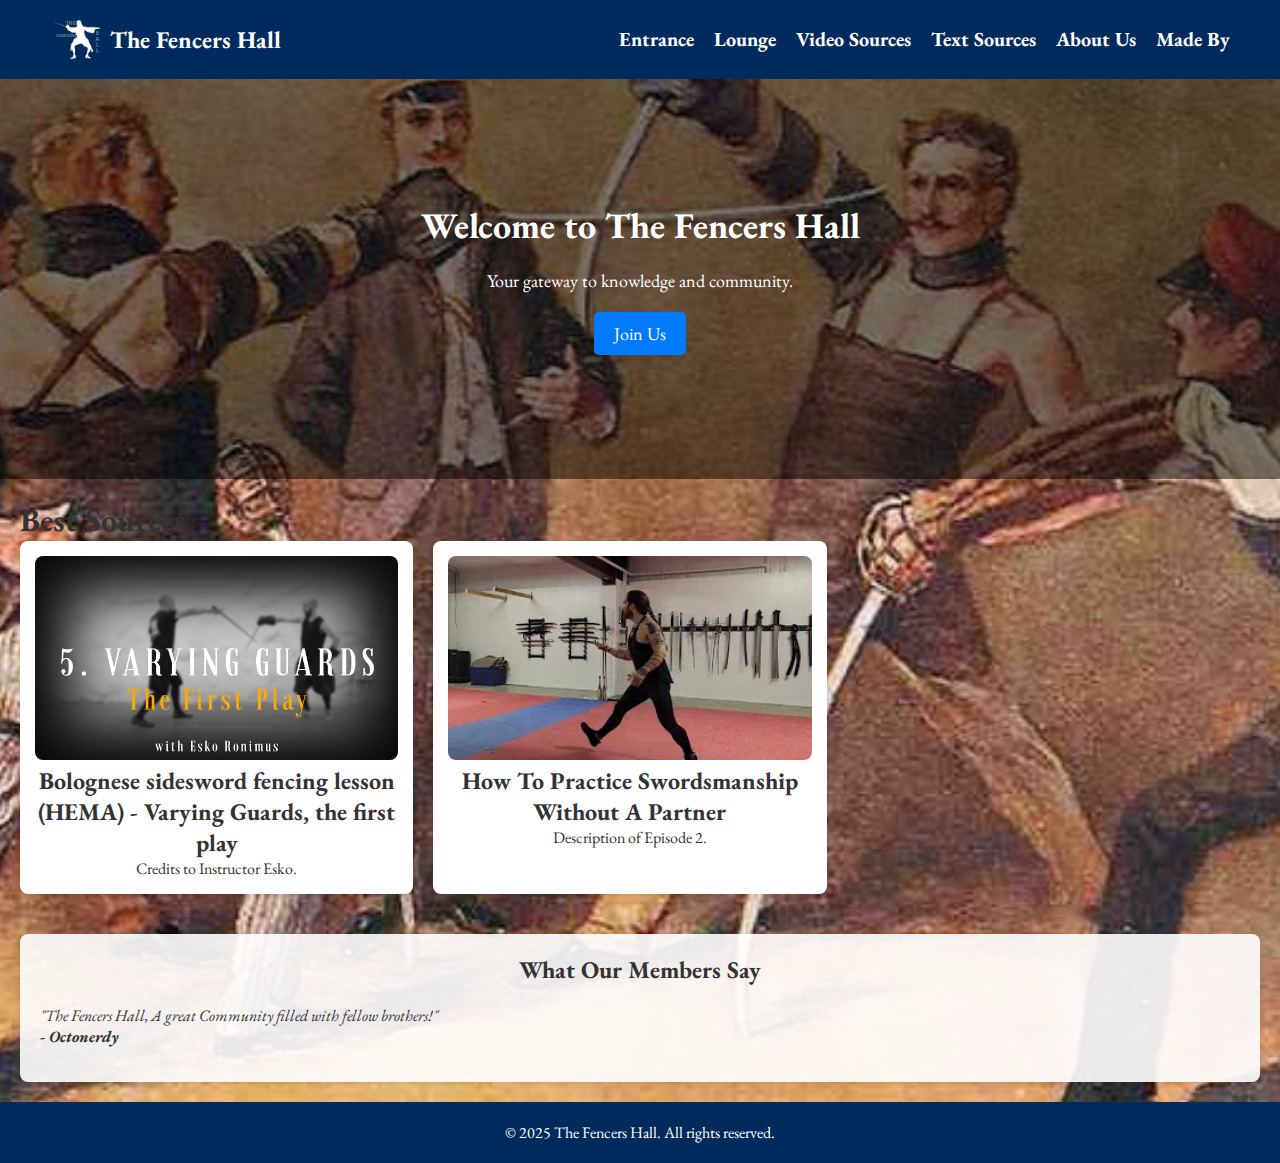
<file: index.html>
<!DOCTYPE html>
<html lang="en">
<head>
    <meta charset="UTF-8">
    <meta name="viewport" content="width=device-width, initial-scale=1.0">
    <title>TheFencingHall - Home</title>
    <link href="https://fonts.googleapis.com/css2?family=EB+Garamond&display=swap" rel="stylesheet">
    <link rel="stylesheet" href="main.css">
</head>
<body style="background-image: url('images/backround.jpg');">
    <nav class="navbar">
        <div class="logo-container">
            <img src="images/logo.png" class="logo" alt="Logo">
            <h1 class="site-name">The Fencers Hall</h1>
        </div>
        <div class="toggle-button" id="toggle-button">
            &#9776; 
        </div>
        <div class="nav-links" id="nav-links">
            <a href="index.html">Entrance</a>
            <a href="Lounge.html">Lounge</a>
            <a href="Video.html">Video Sources</a> 
            <a href="Text.html">Text Sources</a>
            <a href="aboutus.html">About Us</a>
            <a href="aboutme.html">Made By</a>
    </nav>

    <div class="hero">
        <div class="hero-content">
            <h1>Welcome to The Fencers Hall</h1>
            <p>Your gateway to knowledge and community.</p>
            <a href="https://discord.gg/N4WVWSqfEj" target="_blank" class="join-button">Join Us</a>
        </div>
    </div>

    <div class="container">
        <h1>Best Sources</h1>
        <div class="episode-list">
            <div class="episode">
                <a href="https://www.youtube.com/watch?v=OwfceheUFUY" target="_blank">
                <img src="images/vid2.jpg" class="episode-image" alt="Episode 1"></a>
                <h2>Bolognese sidesword fencing lesson (HEMA) - Varying Guards, the first play</h2>
                <p>Credits to Instructor Esko.</p>
            </div>
            <div class="episode">
                <a href="https://www.youtube.com/watch?v=hz5LXJ_ZAS0" target="_blank">
                <img src="images/vid1.webp" class="episode-image" alt="Episode 2"></a>
                <h2>How To Practice Swordsmanship Without A Partner</h2>
                <p>Description of Episode 2.</p>
            </div>
        </div>

        <div class="testimonials">
            <h2>What Our Members Say</h2>
            <div class="testimonial">
                <p>"The Fencers Hall, A great Community filled with fellow brothers!"</p>
                <p><strong>- Octonerdy</strong></p>
            </div>
        </div>
    </div>

    <footer>
        <p>&copy; 2025 The Fencers Hall. All rights reserved.</p>
    </footer>

    <script src="nav.java"></script> 

</body>

</html>
</file>
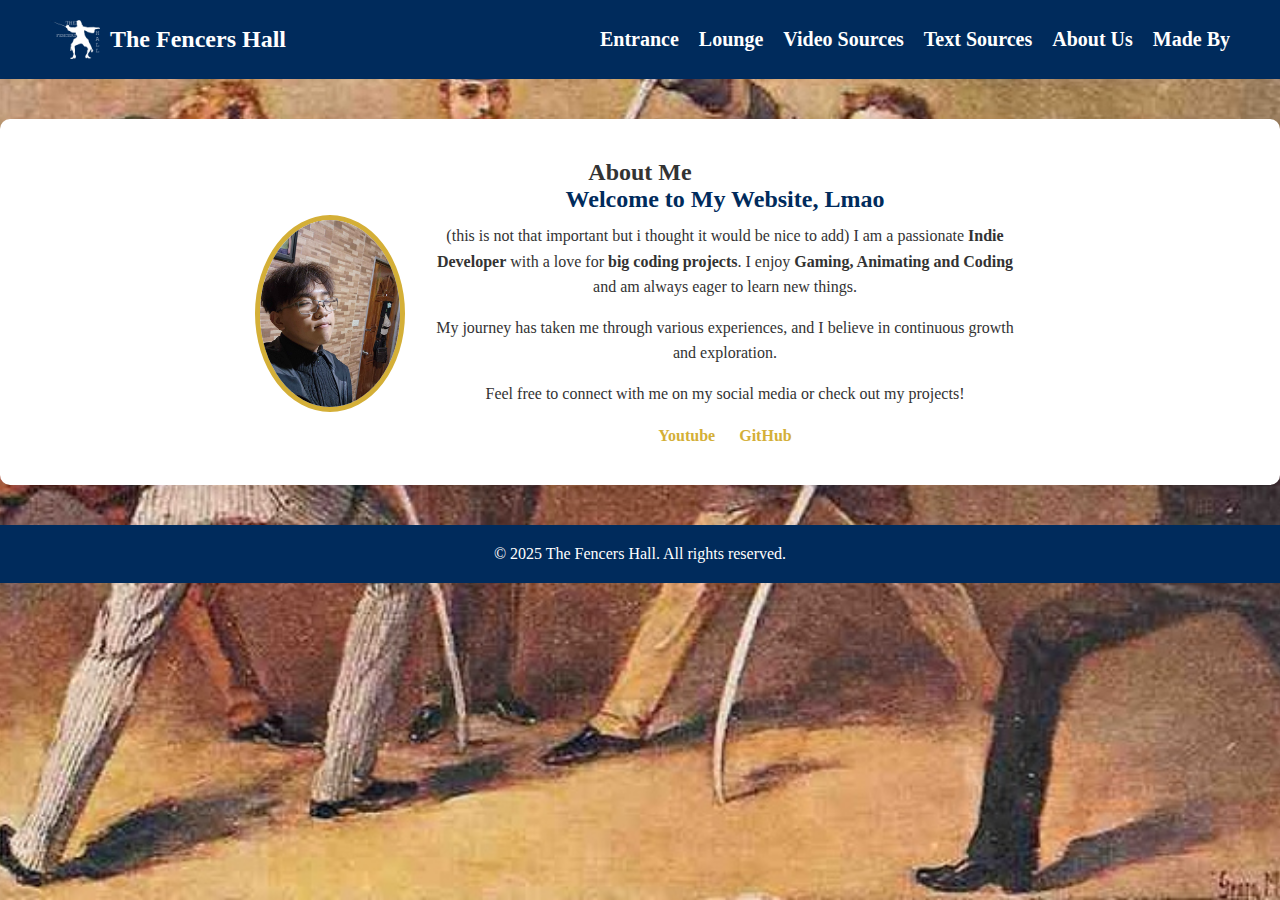
<file: aboutme.html>
<!DOCTYPE html>
<html lang="en">
<head>
    <meta charset="UTF-8">
    <meta name="viewport" content="width=device-width, initial-scale=1.0">
    <title>Vinlandapedia - Home</title>
    <link href="https://fonts.googleapis.com/css2?family=EB+Garamond&display=swap" re l="stylesheet">
    <link rel="stylesheet" href="main.css">
</head>
<body style="background-image: url('images/backround.jpg');">
    <nav class="navbar">
        <div class="logo-container">
            <img src="images/logo.png" class="logo" alt="Logo">
            <h1 class="site-name">The Fencers Hall</h1>
        </div>
        <div class="toggle-button" id="toggle-button">
            &#9776; 
        </div>
        <div class="nav-links" id="nav-links">
            <a href="index.html">Entrance</a>
            <a href="Lounge.html">Lounge</a>
            <a href="Video.html">Video Sources</a> 
            <a href="Text.html">Text Sources</a>
            <a href="aboutus.html">About Us</a>
            <a href="aboutme.html">Made By</a>
        </div>
    </nav>

    <div id="myModal" class="modal">
        <div class="modal-content">
            <span class="close-button">&times;</span>
            <h2>More About Me</h2>
            <p>
                Well, I dont do much lol, Join my latest project The Ahikaga domain!
            </p>
        </div>
    </div>
    
    <div class="about-me-section">
        <h2>About Me</h2>
        <div class="about-content">
            <div class="photo-container" id="photo-container">
                <img src="images/picabout.jpg" alt="My Photo" class="profile-photo">
                <div class="overlay">
                    <div class="overlay-text">Website Creator, Hello!</div>
                </div>
            </div>
            
            <div class="about-text">
                <h3>Welcome to My Website, Lmao</h3>
                <p>
                    (this is not that important but i thought it would be nice to add)
                    I am a passionate <strong>Indie Developer</strong> with a love for <strong>big coding projects</strong>. 
                    I enjoy <strong>Gaming, Animating and Coding</strong> and am always eager to learn new things.
                </p>
                <p>
                    My journey has taken me through various experiences, and I believe in continuous growth and exploration.
                </p>
                <p>
                    Feel free to connect with me on my social media or check out my projects!
                </p>
                <div class="social-links">
                    <a href="https://www.youtube.com/@KazekamiHomurao" target="_blank">Youtube</a>
                    <a href="https://github.com/BlancoDy" target="_blank">GitHub</a>
                </div>
            </div>
        </div>
    </div>
    
    <script src="about me.js"></script> <!-- Link to your JavaScript file -->

    <footer>
        <p>&copy; 2025 The Fencers Hall. All rights reserved.</p>
    </footer>

    <script src="nav.java"></script> 

</body>

</html>
</file>
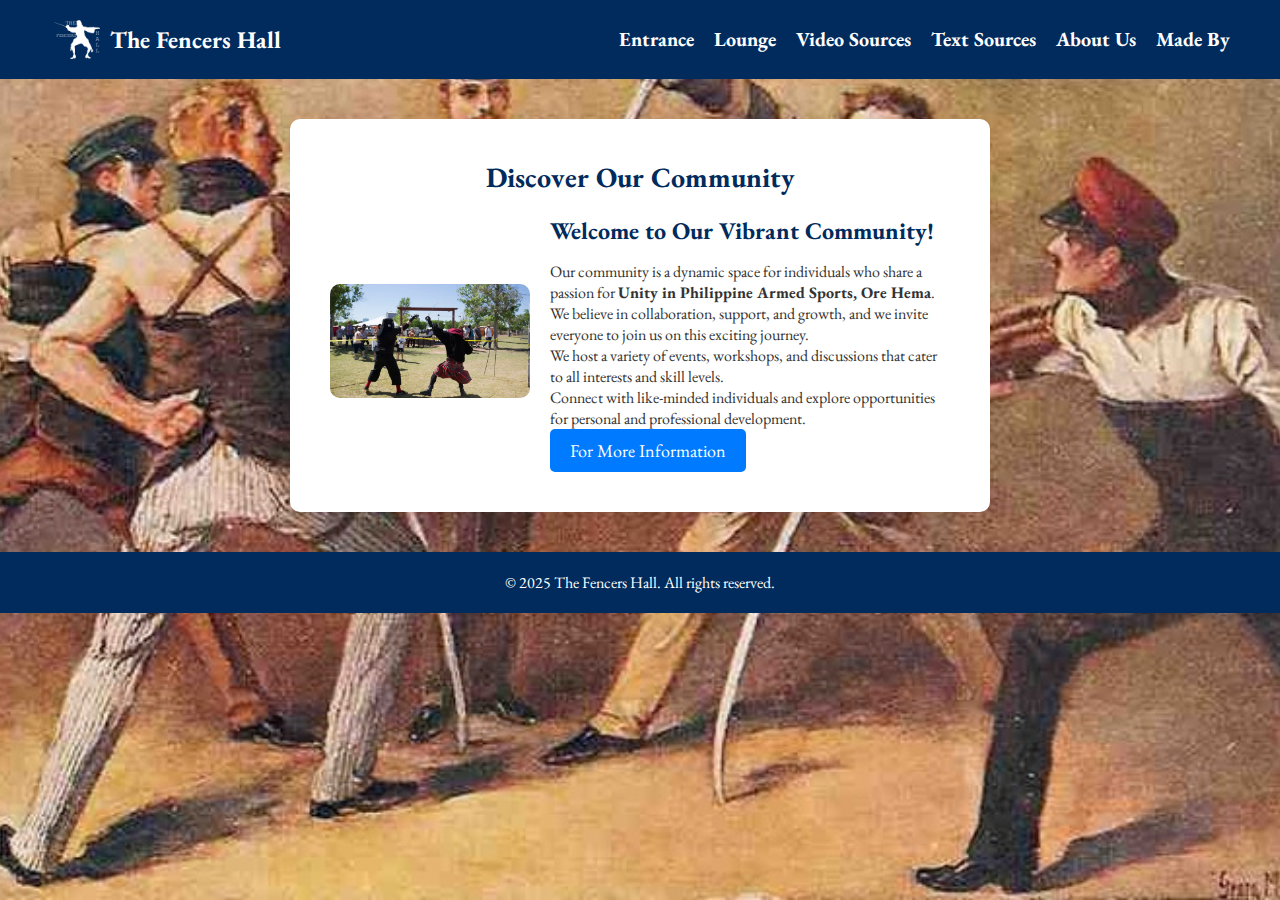
<file: aboutus.html>
<!DOCTYPE html>
<html lang="en">
<head>
    <meta charset="UTF-8">
    <meta name="viewport" content="width=device-width, initial-scale=1.0">
    <title>Vinlandapedia - Home</title>
    <link href="https://fonts.googleapis.com/css2?family=EB+Garamond&display=swap" rel="stylesheet">
    <link rel="stylesheet" href="main.css">
</head>
<body style="background-image: url('images/backround.jpg');">
    <nav class="navbar">
        <div class="logo-container">
            <img src="images/logo.png" class="logo" alt="Logo">
            <h1 class="site-name">The Fencers Hall</h1>
        </div>
        <div class="toggle-button" id="toggle-button">
            &#9776; 
        </div>
        <div class="nav-links" id="nav-links">
            <a href="index.html">Entrance</a>
            <a href="Lounge.html">Lounge</a>
            <a href="Video.html">Video Sources</a> 
            <a href="Text.html">Text Sources</a>
            <a href="aboutus.html">About Us</a>
            <a href="aboutme.html">Made By</a>
        </div>
    </nav>

    <div class="community-info-section">
        <h2 class="community-title">Discover Our Community</h2>
        <div class="community-details">
            <div class="community-image-wrapper" id="community-image-wrapper">
                <img src="images/gathering.webp" alt="Community Gathering" class="community-image">
                <div class="image-overlay">
                    <div class="overlay-message">Join Us!</div>
                </div>
            </div>
            
            <div class="community-description">
                <h3 class="description-title">Welcome to Our Vibrant Community!</h3>
                <p>
                    Our community is a dynamic space for individuals who share a passion for <strong>Unity in Philippine Armed Sports, Ore Hema</strong>. 
                    We believe in collaboration, support, and growth, and we invite everyone to join us on this exciting journey.
                </p>
                <p>
                    We host a variety of events, workshops, and discussions that cater to all interests and skill levels.
                </p>
                <p>
                    Connect with like-minded individuals and explore opportunities for personal and professional development.
                </p>
                <a href="https://discord.gg/N4WVWSqfEj" target="_blank" class="join-button">For More Information</a>
            </div>
        </div>
    </div>
    
    <!-- Modal for More Information -->
    <div id="communityModal" class="modal">
        <div class="modal-content">
            <span class="close-button">&times;</span>
            <h2 class="modal-title">More About Our Community</h2>
            <p>
                Our community is built on the principles of inclusivity, respect, and collaboration. 
                We strive to create a safe and welcoming environment for everyone. 
                Join us for regular meetups, online discussions, and collaborative projects that inspire creativity and innovation.
            </p>
            <p>
                Whether you're looking to learn, share, or connect, there's a place for you here. 
                Together, we can achieve great things!
            </p>
        </div>
    </div>
    
    <script src="about-community.js"></script>
    <footer>
        <p>&copy; 2025 The Fencers Hall. All rights reserved.</p>
    </footer>

    <script src="nav.java"></script> 

</body>

</html>
</file>
<file: main.css>
* {
    margin: 0;
    padding: 0;
    box-sizing: border-box;
    font-family: 'EB Garamond'; /* Fallback to EB Garamond if Garamond is not available */
}

body {
     /* Replace with your background image URL */
    background-size: cover; /* Cover the entire body */
    background-position: center; /* Center the background image */
    background-repeat: no-repeat; /* Prevent the image from repeating */
    color: #333;
    display: flex;
    flex-direction: column; /* Stack children vertically */
    min-height: 100vh; /* Ensure body takes full height */
}

/* Navbar */
.navbar {
    display: flex;
    justify-content: space-between;
    align-items: center;
    padding: 20px 50px;
    background-color: #002b5c; /* Navbar background color */
    color: white;
    position: sticky;
    top: 0;
    z-index: 1000;
}

.logo-container {
    display: flex;
    align-items: center; /* Center items vertically */
}

.logo {
    width: 50px; /* Set the desired width */
    height: auto; /* Maintain aspect ratio */
    margin-right: 10px; /* Space between logo and site name */
}

.site-name {
    font-size: 24px; /* Font size for the site name */
    font-weight: bold; /* Make the site name bold */
}

.nav-links {
    display: flex;
    gap: 20px; /* Space between links */
}

.nav-links a {
    text-decoration: none;
    color: white;
    font-size: 20px; /* Increased font size for nav links */
    font-weight: bold;
    transition: 0.3s;
}

.nav-links a:hover {
    color: #D4AF37; /* Change color on hover */
}

/* Toggle Button */
.toggle-button {
    display: none; /* Hidden by default */
    font-size: 24px;
    cursor: pointer;
}

/* Hero Section */
.hero {
    display: flex;
    justify-content: center;
    align-items: center;
    height: 400px; /* Set height for hero section */
    background-color: rgba(0, 0, 0, 0.5); /* Semi-transparent background */
    color: white;
    text-align: center;
}

.hero-content {
    max-width: 600px; /* Limit width of content */
}

.hero-content h1 {
    font-size: 36px; /* Font size for hero title */
    margin-bottom: 20px; /* Space below title */
}

.hero-content p {
    font-size: 18px; /* Font size for hero description */
    margin-bottom: 20px; /* Space below description */
}

.hero-content button {
    padding: 10px 20px; /* Button padding */
    font-size: 18px; /* Button font size */
    background-color: #D4AF37; /* Button background color */
    color: white; /* Button text color */
    border: none; /* Remove border */
    cursor: pointer; /* Pointer cursor on hover */
    transition: background-color 0.3s; /* Transition for hover effect */
}

.hero-content button:hover {
    background-color: #b5942a; /* Darker shade on hover */
}

/* Footer */
footer {
    text-align: center; /* Center align footer text */
    padding: 20px; /* Padding for footer */
    background-color: #002b5c; /* Footer background color */
    color: white; /* Footer text color */
    position: relative; /* Position relative for footer */
    bottom: 0; /* Stick to bottom */
    width: 100%; /* Full width */
}

/* Media Queries for Responsive Design */
@media (max-width: 768px) {
    .nav-links {
        display: none; /* Hide links by default */
        flex-direction: column; /* Stack links vertically */
        position: absolute; /* Position links absolutely */
        top: 60px; /* Position below the navbar */
        left: 0;
        background-color: #002b5c; /* Background color for dropdown */
        width: 100%; /* Full width */
        padding: 10px 0; /* Padding for links */
    }

    .nav-links a {
        padding: 10px 20px; /* Padding for links */
        text-align: center; /* Center align text */
        font-size: 18px; /* Font size for mobile view */
    }

    .toggle-button {
        display: block; /* Show toggle button on small screens */
    }

    .navbar.active .nav-links {
        display: flex; /* Show links when navbar is active */
    }


}
.testimonials {
    margin-top: 40px; /* Space above testimonials */
    padding: 20px; /* Padding for testimonials */
    background-color: rgba(255, 255, 255, 0.9); /* Light background for contrast */
    border-radius: 8px; /* Rounded corners */
    box-shadow: 0 2px 5px rgba(0, 0, 0, 0.1); /* Shadow effect */
}

.testimonials h2 {
    text-align: center; /* Center align testimonials title */
    margin-bottom: 20px; /* Space below title */
}

.testimonial {
    margin-bottom: 15px; /* Space between testimonials */
    font-style: italic; /* Italic style for testimonial text */
}
.join-button {
    display: inline-block; /* Make it behave like a button */
    padding: 10px 20px; /* Button padding */
    font-size: 18px; /* Button font size */
    background-color: #D4AF37; /* Button background color */
    color: white; /* Button text color */
    text-decoration: none; /* Remove underline */
    border-radius: 5px; /* Rounded corners */
    transition: background-color 0.3s; /* Transition for hover effect */
}

.join-button:hover {
    background-color: #b5942a; /* Darker shade on hover */
}

/* HEMAAAAA ARTICLESSS AND PDF */
.hema-sources {
    width: 80%;
    max-width: 900px;
    margin: auto;
    padding: 20px;
    background-color: #f9f9f9;
    border-radius: 8px;
    box-shadow: 0 2px 10px rgba(0, 0, 0, 0.1);
}

.hema-sources h2 {
    text-align: center;
    margin-bottom: 20px;
}

.category {
    margin-bottom: 30px;
}

.category h3 {
    font-size: 24px;
    margin-bottom: 10px;
    color: #002b5c;
}

.source-card {
    background-color: #fff;
    border: 1px solid #ddd;
    border-radius: 8px;
    padding: 15px;
    margin-bottom: 15px;
    transition: box-shadow 0.3s;
}

.source-card:hover {
    box-shadow: 0 4px 12px rgba(0, 0, 0, 0.2);
}

.source-card h4 {
    margin: 0 0 10px;
}

.source-card p {
    font-size: 14px;
    color: #555;
}

.source-card a {
    display: inline-block;
    margin-top: 10px;
    padding: 8px 12px;
    background-color: #ffa500;
    color: white;
    text-decoration: none;
    border-radius: 4px;
    transition: background-color 0.3s;
}

.source-card a:hover {
    background-color: #e59400;
}

.video-sources {
    width: 80%;
    max-width: 900px;
    margin: auto;
    padding: 20px;
    background-color: #f9f9f9;
    border-radius: 8px;
    box-shadow: 0 2px 10px rgba(0, 0, 0, 0.1);
}

.video-sources h2 {
    text-align: center;
    margin-bottom: 20px;
}

.category {
    margin-bottom: 30px;
}

.category h3 {
    font-size: 24px;
    margin-bottom: 10px;
    color: #002b5c;
}

.video-card {
    background-color: #fff;
    border: 1px solid #ddd;
    border-radius: 8px;
    padding: 15px;
    margin-bottom: 15px;
    transition: box-shadow 0.3s;
}

.video-card:hover {
    box-shadow: 0 4px 12px rgba(0, 0, 0, 0.2);
}

.video-cover {
    width: 100%; /* Full width for cover images */
    height: auto; /* Maintain aspect ratio */
    border-radius: 8px; /* Rounded corners for images */
    margin-bottom: 10px; /* Space between image and title */
}

.video-card h4 {
    margin: 0 0 10px;
}

.video-card p {
    font-size: 14px;
    color: #555;
}

.video-card a {
    display: inline-block;
    margin-top: 10px;
    padding: 8px 12px;
    background-color: #ffa500;
    color: white;
    text-decoration: none;
    border-radius: 4px;
    transition: background-color 0.3s;
}

.video-card a:hover {
    background-color: #e59400;
}

.video-section {
    text-align: center; /* Center align text */
    margin: 40px 0; /* Space above and below the section */
}

.video-section h2 {
    font-size: 28px; /* Font size for the section title */
    margin-bottom: 20px; /* Space below the title */
}

.video-container {
    position: relative; /* Position relative for the thumbnail */
    display: inline-block; /* Center the thumbnail */
}

.video-thumbnail {
    width: 100%; /* Full width for the thumbnail */
    max-width: 600px; /* Maximum width for the thumbnail */
    border-radius: 8px; /* Rounded corners */
    cursor: pointer; /* Pointer cursor on hover */
    transition: transform 0.3s; /* Transition for hover effect */
}

.video-thumbnail:hover {
    transform: scale(1.05); /* Slightly enlarge on hover */
}

/* Episode List */
.container {
    padding: 20px; /* Padding for container */
}

.episode-list {
    display: flex;
    flex-wrap: wrap; 
    gap: 20px; 
}

.episode {
    background-color: white; /* Background for episode */
    border-radius: 8px; /* Rounded corners */
    box-shadow: 0 2px 5px rgba(0, 0, 0, 0.1); /* Shadow effect */
    padding: 15px; /* Padding for episode */
    width: calc(33.333% - 20px); /* Responsive width */
    text-align: center; /* Center align text */
}

.episode-image {
    width: 100%; /* Full width for image */
    border-radius: 8px; /* Rounded corners for image */
}

/* About Me Section */
.about-me-section {
    text-align: center; /* Center align text */
    margin: 40px 0; /* Space above and below the section */
    padding: 40px; /* Padding for the section */
    border-radius: 10px; /* Rounded corners */
    box-shadow: 0 4px 20px rgba(0, 0, 0, 0.1); /* Shadow effect */
    background-color: white; /* White background for the section */
}

.about-content {
    display: flex; /* Use flexbox for layout */
    justify-content: center; /* Center content */
    align-items: center; /* Center vertically */
    flex-wrap: wrap; /* Allow wrapping on smaller screens */
}

.photo-container {
    position: relative; /* Position relative for overlay effect */
    margin-right: 20px; /* Space between photo and text */
}

.profile-photo {
    width: 150px; /* Set width for the photo */
    height: auto; /* Maintain aspect ratio */
    border-radius: 50%; /* Make it circular */
    transition: transform 0.3s; /* Transition for hover effect */
    border: 5px solid #D4AF37; /* Gold border */
}

.photo-container:hover .profile-photo {
    transform: scale(1.1); /* Enlarge photo on hover */
}

.overlay {
    position: absolute; /* Position overlay on top of the photo */
    top: 0;
    left: 0;
    right: 0;
    bottom: 0;
    background-color: rgba(0, 0, 0, 0.5); /* Dark overlay */
    border-radius: 50%; /* Match the photo's shape */
    display: flex; /* Center overlay text */
    justify-content: center; /* Center horizontally */
    align-items: center; /* Center vertically */
    opacity: 0; /* Start hidden */
    transition: opacity 0.3s; /* Transition for fade effect */
}

.photo-container:hover .overlay {
    opacity: 1; /* Show overlay on hover */
}

.overlay-text {
    color: white; /* Text color for overlay */
    font-size: 20px; /* Font size for overlay text */
    text-align: center; /* Center align text */
}

.about-text {
    max-width: 600px; /* Limit width of text */
}

.about-text h3 {
    margin-bottom: 10px; /* Space below heading */
    font-size: 24px; /* Font size for subheading */
    color: #002b5c; /* Dark color for heading */
}

.about-text p {
    margin-bottom: 15px; /* Space below paragraphs */
    line-height: 1.6; /* Improve readability */
}

/* Social Links */
.social-links {
    margin-top: 20px; /* Space above social links */
}

.social-links a {
    margin: 0 10px; /* Space between links */
    text-decoration: none; /* Remove underline */
    color: #D4AF37; /* Link color */
    font-weight: bold; /* Bold text */
    transition: color 0.3s; /* Transition for hover effect */
}

.social-links a:hover {
    color: #b5942a; /* Darker shade on hover */
}

/* Modal Styles */
.modal {
    display: none; /* Hidden by default */
    position: fixed; /* Stay in place */
    z-index: 1000; /* Sit on top */
    left: 0;
    top: 0;
    width: 100%; /* Full width */
    height: 100%; /* Full height */
    overflow: auto; /* Enable scroll if needed */
    background-color: rgba(0, 0, 0, 0.7); /* Black w/ opacity */
}

.modal-content {
    background-color: #fefefe;
    margin: 15% auto; /* 15% from the top and centered */
    padding: 20px;
    border: 1px solid #888;
    width: 80%; /* Could be more or less, depending on screen size */
    border-radius: 10px; /* Rounded corners */
}

.close-button {
    color: #aaa;
    float: right;
    font-size: 28px;
    font-weight: bold;
    cursor: pointer;
}

.close-button:hover,
.close-button:focus {
    color: #000; /* Darker color on hover */
    text-decoration: none; /* Remove underline */
    cursor: pointer; /* Pointer cursor on hover */
}

.modal-content h2 {
    color: #002b5c; /* Dark color for modal heading */
}

.modal-content p {
    line-height: 1.6; /* Improve readability */
    margin-bottom: 15px; /* Space below paragraphs */
}


/* Community Info Section */
.community-info-section {
    text-align: center; /* Center align text */
    margin: 40px auto; /* Space above and below the section */
    padding: 40px; /* Padding for the section */
    border-radius: 10px; /* Rounded corners */
    box-shadow: 0 4px 20px rgba(0, 0, 0, 0.1); /* Shadow effect */
    background-color: white; /* White background for the section */
    max-width: 800px; /* Limit width of the section */
}

.community-title {
    font-size: 28px; /* Font size for the title */
    color: #002b5c; /* Dark color for title */
    margin-bottom: 20px; /* Space below title */
}

.community-details {
    display: flex; /* Use flexbox for layout */
    justify-content: center; /* Center content */
    align-items: center; /* Center vertically */
    flex-wrap: wrap; /* Allow wrapping on smaller screens */
}

/* Community Image Wrapper */
.community-image-wrapper {
    position: relative; /* Position relative for overlay effect */
    margin-right: 20px; /* Space between photo and text */
}

.community-image {
    width: 200px; /* Set width for the photo */
    height: auto; /* Maintain aspect ratio */
    border-radius: 10px; /* Rounded corners */
    transition: transform 0.3s; /* Transition for hover effect */
}

.community-image-wrapper:hover .community-image {
    transform: scale(1.05); /* Enlarge photo on hover */
}

/* Overlay Styles */
.image-overlay {
    position: absolute; /* Position overlay on top of the photo */
    top: 0;
    left: 0;
    right: 0;
    bottom: 0;
    background-color: rgba(0, 0, 0, 0.5); /* Dark overlay */
    border-radius: 10px; /* Match the photo's shape */
    display: flex; /* Center overlay text */
    justify-content: center; /* Center horizontally */
    align-items: center; /* Center vertically */
    opacity: 0; /* Start hidden */
 transition: opacity 0.3s; /* Transition for fade effect */
}

.community-image-wrapper:hover .image-overlay {
    opacity: 1; /* Show overlay on hover */
}

.overlay-message {
    color: white; /* White text for overlay */
    font-size: 20px; /* Font size for overlay message */
    text-align: center; /* Center text */
}

/* Community Description */
.community-description {
    max-width: 400px; /* Limit width of the description */
    text-align: left; /* Align text to the left */
}

.description-title {
    font-size: 24px; /* Font size for description title */
    color: #002b5c; /* Dark color for title */
    margin-bottom: 15px; /* Space below title */
}

.learn-more-btn {
    background-color: #007bff; /* Button color */
    color: white; /* Button text color */
    border: none; /* Remove border */
    border-radius: 5px; /* Rounded corners */
    padding: 10px 20px; /* Padding for button */
    font-size: 16px; /* Font size for button */
    cursor: pointer; /* Pointer cursor on hover */
    transition: background-color 0.3s; /* Transition for hover effect */
}

.learn-more-btn:hover {
    background-color: #0056b3; /* Darker shade on hover */
}

/* Modal Styles */
.modal {
    display: none; /* Hidden by default */
    position: fixed; /* Stay in place */
    z-index: 1; /* Sit on top */
    left: 0;
    top: 0;
    width: 100%; /* Full width */
    height: 100%; /* Full height */
    overflow: auto; /* Enable scroll if needed */
    background-color: rgba(0, 0, 0, 0.5); /* Black background with opacity */
}

.modal-content {
    background-color: white; /* White background for modal */
    margin: 15% auto; /* 15% from the top and centered */
    padding: 20px; /* Padding for modal content */
    border: 1px solid #888; /* Border for modal */
    width: 80%; /* Width of modal */
    max-width: 600px; /* Max width of modal */
    border-radius: 10px; /* Rounded corners */
}

.modal-title {
    font-size: 24px; /* Font size for modal title */
    color: #002b5c; /* Dark color for title */
    margin-bottom: 15px; /* Space below title */
}

.close-button {
    color: #aaa; /* Color for close button */
    float: right; /* Float to the right */
    font-size: 28px; /* Font size for close button */
    font-weight: bold; /* Bold text */
}

.close-button:hover,
.close-button:focus {
    color: black; /* Change color on hover */
    text-decoration: none; /* No underline */
    cursor: pointer; /* Pointer cursor */
}
/* Welcome Section Styles */
.welcome-section {
    height: 100vh; /* Full viewport height */
    background-image: url('images/welcome-background.jpg'); /* Replace with your background image */
    background-size: cover; /* Cover the entire section */
    background-position: center; /* Center the background image */
    position: relative; /* Position relative for overlay */
    display: flex; /* Flexbox for centering content */
    justify-content: center; /* Center horizontally */
    align-items: center; /* Center vertically */
    color: white; /* Text color */
    text-align: center; /* Center align text */
}

.welcome-overlay {
    position: absolute; /* Position overlay */
    top: 0;
    left: 0;
    right: 0;
    bottom: 0;
    background-color: rgba(0, 0, 0, 0.5); /* Dark overlay for contrast */
}

.welcome-content {
    position: relative; /* Position relative for content */
    padding: 20px; /* Padding for content */
    z-index: 1; /* Ensure content is above overlay */
}

.welcome-logo {
    width: 120px; /* Logo size */
    height: auto; /* Maintain aspect ratio */
    margin-bottom: 20px; /* Space below logo */
}

.welcome-content h1 {
    font-size: 36px; /* Font size for main heading */
    margin-bottom: 15px; /* Space below heading */
}

.welcome-content p {
    font-size: 18px; /* Font size for paragraph */
    margin-bottom: 20px; /* Space below paragraph */
}

.features-list {
    list-style-type: none; /* Remove bullet points */
    padding: 0; /* Remove padding */
    margin-bottom: 20px; /* Space below list */
}

.features-list li {
    font-size: 16px; /* Font size for list items */
    margin: 5px 0; /* Space between list items */
}

.join-button {
    padding: 10px 20px; /* Button padding */
    font-size: 18px; /* Button font size */
    color: white; /* Button text color */
    background-color: #007bff; /* Button background color */
    border: none; /* Remove border */
    border-radius: 5px; /* Rounded corners */
    cursor: pointer; /* Pointer cursor */
    transition: background-color 0.3s; /* Transition for hover effect */
}

.join-button:hover {
    background-color: #0056b3; /* Darker shade on hover */
}

/* Modal Styles */
.modal {
    display: none; /* Hidden by default */
    position: fixed; /* Stay in place */
    z-index: 1000; /* Sit on top */
    left: 0;
    top: 0;
    width: 100%; /* Full width */
    height: 100 ```css
    %; /* Full height */
    background-color: rgba(0, 0, 0, 0.8); /* Dark background for modal */
}

.modal-content {
    background-color: white; /* White background for modal content */
    margin: 15% auto; /* Center the modal */
    padding: 20px; /* Padding for modal content */
    border: 1px solid #888; /* Border for modal */
    width: 80%; /* Width of modal */
    max-width: 500px; /* Max width for modal */
    border-radius: 10px; /* Rounded corners */
}

.close-button {
    color: #aaa; /* Close button color */
    float: right; /* Float to the right */
    font-size: 28px; /* Font size for close button */
    font-weight: bold; /* Bold font for close button */
}

.close-button:hover,
.close-button:focus {
    color: black; /* Change color on hover/focus */
    text-decoration: none; /* Remove underline */
    cursor: pointer; /* Pointer cursor */
}
</file>
